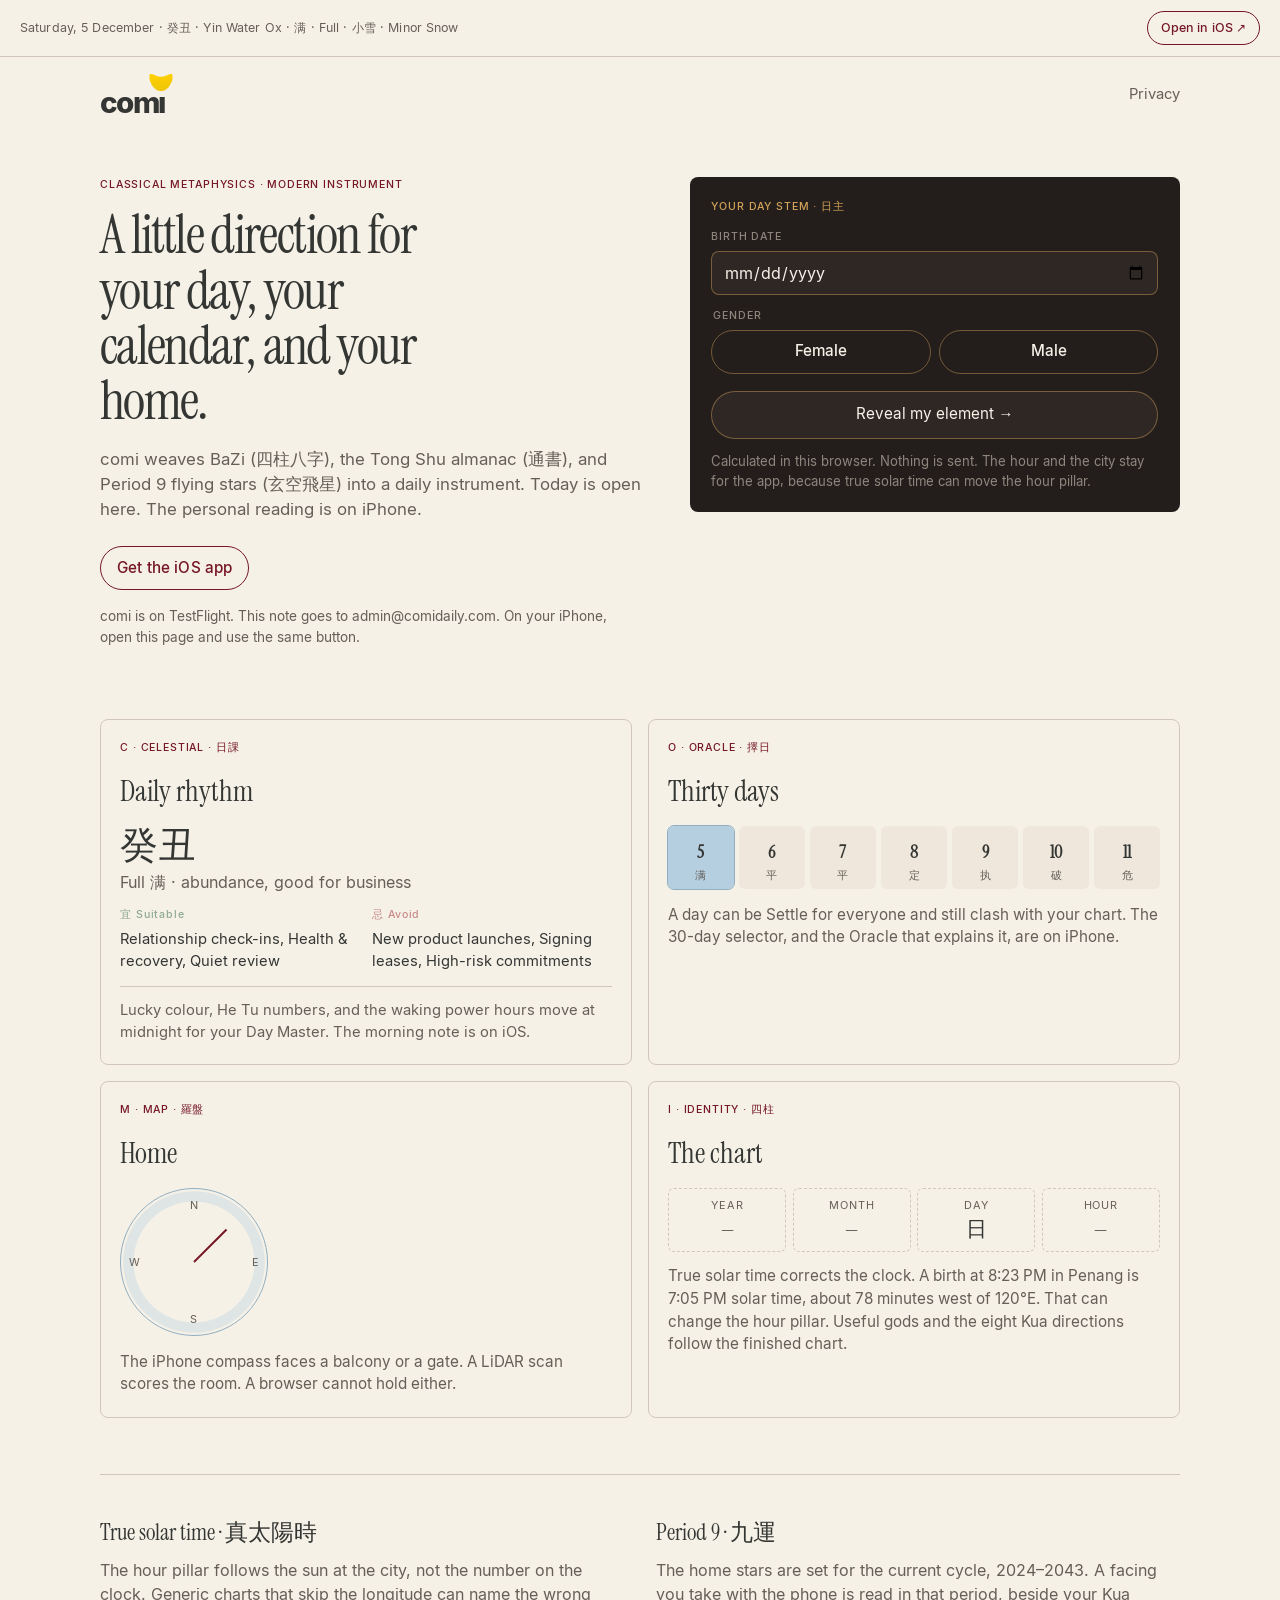
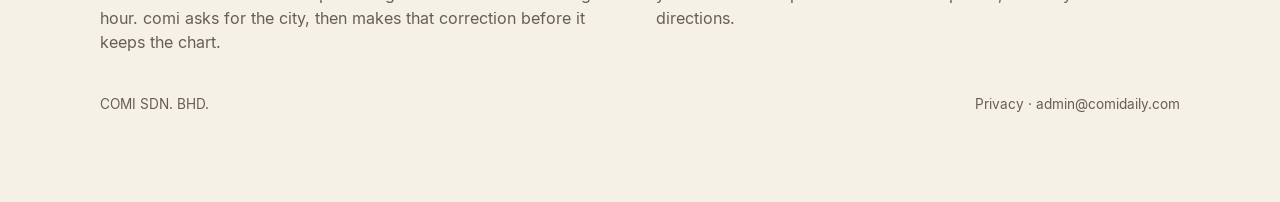
<file: index.html>
<!DOCTYPE html>
<html lang="en">
<head>
  <meta charset="utf-8">
  <meta name="viewport" content="width=device-width, initial-scale=1">
  <title>comi — Today’s Tong Shu</title>
  <meta name="description" content="Today’s Tong Shu for Malaysia and Singapore, from midnight GMT+8. The day pillar, officer, and solar term are open. A birth date shows your Day Master and Kua in the browser.">
  <link rel="canonical" href="https://comidaily.com/">
  <link rel="alternate" type="text/plain" href="/llms.txt" title="LLM-readable summary">
  <link rel="sitemap" type="application/xml" title="Sitemap" href="/sitemap.xml">
  <meta name="robots" content="index, follow, max-image-preview:large, max-snippet:-1">
  <meta name="googlebot" content="index, follow, max-image-preview:large, max-snippet:-1">
  <meta name="author" content="COMI SDN. BHD.">
  <meta name="theme-color" content="#F5F1E7">
  <meta name="color-scheme" content="light">
  <meta name="application-name" content="comi">
  <meta name="apple-mobile-web-app-title" content="comi">
  <meta name="apple-mobile-web-app-capable" content="yes">
  <meta name="apple-mobile-web-app-status-bar-style" content="default">
  <link rel="icon" href="/favicon.ico" sizes="32x32">
  <link rel="icon" href="/favicon-32.png" type="image/png" sizes="32x32">
  <link rel="icon" href="/favicon-16.png" type="image/png" sizes="16x16">
  <link rel="apple-touch-icon" href="/apple-touch-icon.png">
  <link rel="manifest" href="/site.webmanifest">
  <meta property="og:site_name" content="comi">
  <meta property="og:type" content="website">
  <meta property="og:locale" content="en_MY">
  <meta property="og:locale:alternate" content="en_SG">
  <meta property="og:url" content="https://comidaily.com/">
  <meta property="og:title" content="A little direction for your day, your calendar, and your home.">
  <meta property="og:description" content="Today’s Tong Shu is open. A birth date and gender reveal your Day Master and Kua in the browser. The score, the planner, and the compass stay in the comi iOS app.">
  <meta property="og:image" content="https://comidaily.com/og.jpg">
  <meta property="og:image:type" content="image/jpeg">
  <meta property="og:image:width" content="1200">
  <meta property="og:image:height" content="630">
  <meta property="og:image:alt" content="comi, with a gold ingot on the i. This place. This person. This day. A morning reading on warm paper.">
  <meta name="twitter:card" content="summary_large_image">
  <meta name="twitter:title" content="A little direction for your day, your calendar, and your home.">
  <meta name="twitter:description" content="Today’s Tong Shu is open. A birth date and gender reveal your Day Master and Kua in the browser. The score, the planner, and the compass stay in the iOS app.">
  <meta name="twitter:image" content="https://comidaily.com/og.jpg">
  <meta name="twitter:image:alt" content="comi, with a gold ingot on the i. This place. This person. This day.">
  <link rel="preload" href="fonts/InstrumentSerif-Regular.woff2" as="font" type="font/woff2" crossorigin>
  <link rel="preload" href="fonts/Inter-ExtraBold.woff2" as="font" type="font/woff2" crossorigin>
  <link rel="preload" href="ingot.png" as="image">
  <link rel="stylesheet" href="styles.css">
  <link rel="stylesheet" href="home.css">
  <script type="application/ld+json">
  {
    "@context": "https://schema.org",
    "@graph": [
      {
        "@type": "Organization",
        "@id": "https://comidaily.com/#organization",
        "name": "COMI SDN. BHD.",
        "url": "https://comidaily.com/",
        "email": "admin@comidaily.com",
        "logo": {
          "@type": "ImageObject",
          "url": "https://comidaily.com/apple-touch-icon.png",
          "width": 180,
          "height": 180
        }
      },
      {
        "@type": "WebSite",
        "@id": "https://comidaily.com/#website",
        "url": "https://comidaily.com/",
        "name": "comi",
        "description": "Today’s Tong Shu for Malaysia and Singapore, and a Day Master and Kua number from a birth date.",
        "publisher": { "@id": "https://comidaily.com/#organization" },
        "inLanguage": "en"
      },
      {
        "@type": "WebPage",
        "@id": "https://comidaily.com/#webpage",
        "url": "https://comidaily.com/",
        "name": "comi — Today’s Tong Shu",
        "description": "The day pillar, the officer, and the solar term for Malaysia and Singapore. A birth date and gender reveal the Day Master and Kua number in the browser.",
        "isPartOf": { "@id": "https://comidaily.com/#website" },
        "about": { "@id": "https://comidaily.com/#app" },
        "publisher": { "@id": "https://comidaily.com/#organization" },
        "inLanguage": "en",
        "primaryImageOfPage": {
          "@type": "ImageObject",
          "url": "https://comidaily.com/og.jpg",
          "width": 1200,
          "height": 630
        },
        "dateModified": "2026-10-20"
      },
      {
        "@type": "SoftwareApplication",
        "@id": "https://comidaily.com/#app",
        "name": "comi",
        "applicationCategory": "LifestyleApplication",
        "operatingSystem": "iOS",
        "url": "https://comidaily.com/",
        "description": "A daily instrument for BaZi, the Tong Shu, and Period 9 flying stars. The public page shows today’s pillar, officer, and solar term. The personal score, the 30-day planner, the compass, and a LiDAR scan are in the iOS app.",
        "publisher": { "@id": "https://comidaily.com/#organization" },
        "image": "https://comidaily.com/og.jpg",
        "countriesSupported": ["MY", "SG"],
        "featureList": [
          "Today’s Tong Shu pillar, officer, and solar term for Malaysia and Singapore",
          "Day Master and Kua number from a birth date and gender, calculated in the browser",
          "iOS app for the personal score, lucky colour, 30-day planner, compass, and LiDAR scan"
        ]
      }
    ]
  }
  </script>
</head>
<body class="home">
  <div class="ticker">
    <p id="ticker-line">Reading today’s almanac…</p>
    <a data-app href="#get">Open in iOS ↗</a>
  </div>

  <header class="topbar">
    <a class="wordmark" href="/" aria-label="comi">com<span class="stem">ı<img src="ingot.png" width="278" height="207" alt=""></span></a>
    <a class="quiet" href="privacy.html">Privacy</a>
  </header>

  <main class="wrap">
    <section class="split">
      <div>
        <p class="eyebrow">Classical metaphysics · modern instrument</p>
        <h1>A little direction for your day, your calendar, and your home.</h1>
        <p class="sub">comi weaves BaZi (四柱八字), the Tong Shu almanac (通書), and Period 9 flying stars (玄空飛星) into a daily instrument. Today is open here. The personal reading is on iPhone.</p>
        <p><a class="wine-btn" data-app href="#get">Get the iOS app</a></p>
        <p class="invite">comi is on TestFlight. This note goes to admin@comidaily.com. On your iPhone, open this page and use the same button.</p>
      </div>

      <section class="card" aria-labelledby="taste-title">
        <p class="eyebrow" id="taste-title">Your day stem · 日主</p>
        <form id="chart-form">
          <label>
            <span>Birth date</span>
            <input id="birth-date" name="date" type="date" required min="1900-01-01" autocomplete="bday">
          </label>
          <fieldset class="genders">
            <legend>Gender</legend>
            <label><input type="radio" name="gender" value="female" required><span>Female</span></label>
            <label><input type="radio" name="gender" value="male"><span>Male</span></label>
          </fieldset>
          <button class="gold-btn" type="submit">Reveal my element →</button>
          <p class="form-note" id="form-note">Calculated in this browser. Nothing is sent. The hour and the city stay for the app, because true solar time can move the hour pillar.</p>
        </form>
        <div class="result" id="result" hidden>
          <p id="stem"></p>
          <p class="stem-name" id="stem-name"></p>
          <p class="kua-line">Kua <strong id="kua"></strong></p>
          <p class="dir-line" id="direction"></p>
          <ul class="locks">
            <li><span>Today</span><span class="veil">?? / 100</span></li>
            <li><span>Colour · He Tu</span><span class="veil">— · —</span></li>
            <li><span>Next 30 days</span><span class="veil">Open · Steady</span></li>
          </ul>
          <p class="fine">Your hour and your city decide the rest of the four pillars. Today’s score, the lucky colour, and the planner are read against that chart.</p>
          <a class="gold-btn" data-app href="#get">Unlock your full reading and 30-day planner in the comi iOS app →</a>
        </div>
      </section>
    </section>

    <section class="pillars" aria-label="The four parts of comi">
      <article class="pillar">
        <p class="eyebrow">C · Celestial · 日課</p>
        <h2>Daily rhythm</h2>
        <p class="day-pillar" id="celestial-pillar">—</p>
        <p class="officer" id="celestial-officer"></p>
        <div class="cols">
          <div class="yes">
            <h3>宜 Suitable</h3>
            <p id="suitable"></p>
          </div>
          <div class="no">
            <h3>忌 Avoid</h3>
            <p id="avoid"></p>
          </div>
        </div>
        <p class="colour-lock">Lucky colour, He Tu numbers, and the waking power hours move at midnight for your Day Master. The morning note is on iOS.</p>
      </article>

      <article class="pillar">
        <p class="eyebrow">O · Oracle · 擇日</p>
        <h2>Thirty days</h2>
        <ol class="week" id="week"></ol>
        <p class="pull">A day can be Settle for everyone and still clash with your chart. The 30-day selector, and the Oracle that explains it, are on iPhone.</p>
      </article>

      <article class="pillar">
        <p class="eyebrow">M · Map · 羅盤</p>
        <h2>Home</h2>
        <div class="luopan" aria-hidden="true">
          <span class="n">N</span>
          <span class="e">E</span>
          <span class="s">S</span>
          <span class="w">W</span>
          <i class="needle"></i>
        </div>
        <p class="pull">The iPhone compass faces a balcony or a gate. A LiDAR scan scores the room. A browser cannot hold either.</p>
      </article>

      <article class="pillar">
        <p class="eyebrow">I · Identity · 四柱</p>
        <h2>The chart</h2>
        <div class="slots" aria-hidden="true">
          <div>Year<strong>—</strong></div>
          <div>Month<strong>—</strong></div>
          <div>Day<strong id="slot-day">日</strong></div>
          <div>Hour<strong>—</strong></div>
        </div>
        <p class="pull">True solar time corrects the clock. A birth at 8:23 PM in Penang is 7:05 PM solar time, about 78 minutes west of 120°E. That can change the hour pillar. Useful gods and the eight Kua directions follow the finished chart.</p>
      </article>
    </section>

    <section class="notes" id="get">
      <article>
        <h2>True solar time · 真太陽時</h2>
        <p>The hour pillar follows the sun at the city, not the number on the clock. Generic charts that skip the longitude can name the wrong hour. comi asks for the city, then makes that correction before it keeps the chart.</p>
      </article>
      <article>
        <h2>Period 9 · 九運</h2>
        <p>The home stars are set for the current cycle, 2024–2043. A facing you take with the phone is read in that period, beside your Kua directions.</p>
      </article>
    </section>
  </main>

  <footer>
    <p>COMI SDN. BHD.</p>
    <p><a href="privacy.html">Privacy</a> · <a href="mailto:admin@comidaily.com">admin@comidaily.com</a></p>
  </footer>

  <div class="smart">
    <p><strong>comi</strong> Chart, planner, compass</p>
    <a data-app href="#get">Get the app</a>
  </div>

  <script type="module">
    import { dailyAlmanac, gmt8Civil, readChart } from "./reading.js";

    const APP_HREF = "mailto:admin@comidaily.com?subject=comi%20for%20iPhone";
    document.querySelectorAll("[data-app]").forEach((link) => {
      link.href = APP_HREF;
    });

    const ticker = document.querySelector("#ticker-line");
    const pillar = document.querySelector("#celestial-pillar");
    const officer = document.querySelector("#celestial-officer");
    const suitable = document.querySelector("#suitable");
    const avoid = document.querySelector("#avoid");
    const week = document.querySelector("#week");
    const birth = document.querySelector("#birth-date");
    const slot = document.querySelector("#slot-day");

    function paint(now) {
      const civil = gmt8Civil(now);
      const today = dailyAlmanac(civil.year, civil.month, civil.day);
      const term = today.solarTermEnglish
        ? `${today.solarTerm} · ${today.solarTermEnglish}`
        : today.solarTerm;
      ticker.textContent = `${today.weekday}, ${today.solar} · ${today.pillar} · ${today.polarity} ${today.element} ${today.animal} · ${today.officerChinese} · ${today.officer} · ${term}`;
      pillar.textContent = today.pillar;
      officer.textContent = today.officerLine;
      suitable.textContent = today.suitable.join(", ");
      avoid.textContent = today.avoid.join(", ");
      birth.max = `${civil.year}-${String(civil.month).padStart(2, "0")}-${String(civil.day).padStart(2, "0")}`;

      week.replaceChildren();
      const start = Date.UTC(civil.year, civil.month - 1, civil.day);
      for (let i = 0; i < 7; i += 1) {
        const date = new Date(start + i * 86_400_000);
        const almanac = dailyAlmanac(
          date.getUTCFullYear(),
          date.getUTCMonth() + 1,
          date.getUTCDate(),
        );
        const item = document.createElement("li");
        if (i === 0) item.className = "today";
        const number = document.createElement("span");
        number.className = "num";
        number.textContent = String(date.getUTCDate());
        const name = document.createElement("span");
        name.className = "off";
        name.textContent = almanac.officerChinese;
        item.append(number, name);
        item.setAttribute("aria-label", `${almanac.weekday} ${almanac.solar}, ${almanac.officer}`);
        week.append(item);
      }
    }

    paint(new Date());

    document.querySelector("#chart-form").addEventListener("submit", (event) => {
      event.preventDefault();
      const note = document.querySelector("#form-note");
      const value = birth.value;
      const gender = new FormData(event.currentTarget).get("gender");
      if (!value || (gender !== "male" && gender !== "female")) {
        note.textContent = "Add a birth date and gender.";
        return;
      }
      const [year, month, day] = value.split("-").map(Number);
      if (year < 1900) {
        note.textContent = "comi starts from 1900.";
        return;
      }
      const chart = readChart(year, month, day, gender);
      document.querySelector("#stem").textContent = chart.stem;
      document.querySelector("#stem-name").textContent = `${chart.polarity} ${chart.element}`;
      document.querySelector("#kua").textContent = String(chart.kua);
      document.querySelector("#direction").textContent = `${chart.shengQiSpoken} · Prosperity 生氣`;
      slot.textContent = chart.stem + chart.branch;
      document.querySelector("#result").hidden = false;
      note.textContent = "Calculated in this browser. Nothing is sent. The hour and the city stay for the app, because true solar time can move the hour pillar.";
    });
  </script>
</body>
</html>
</file>
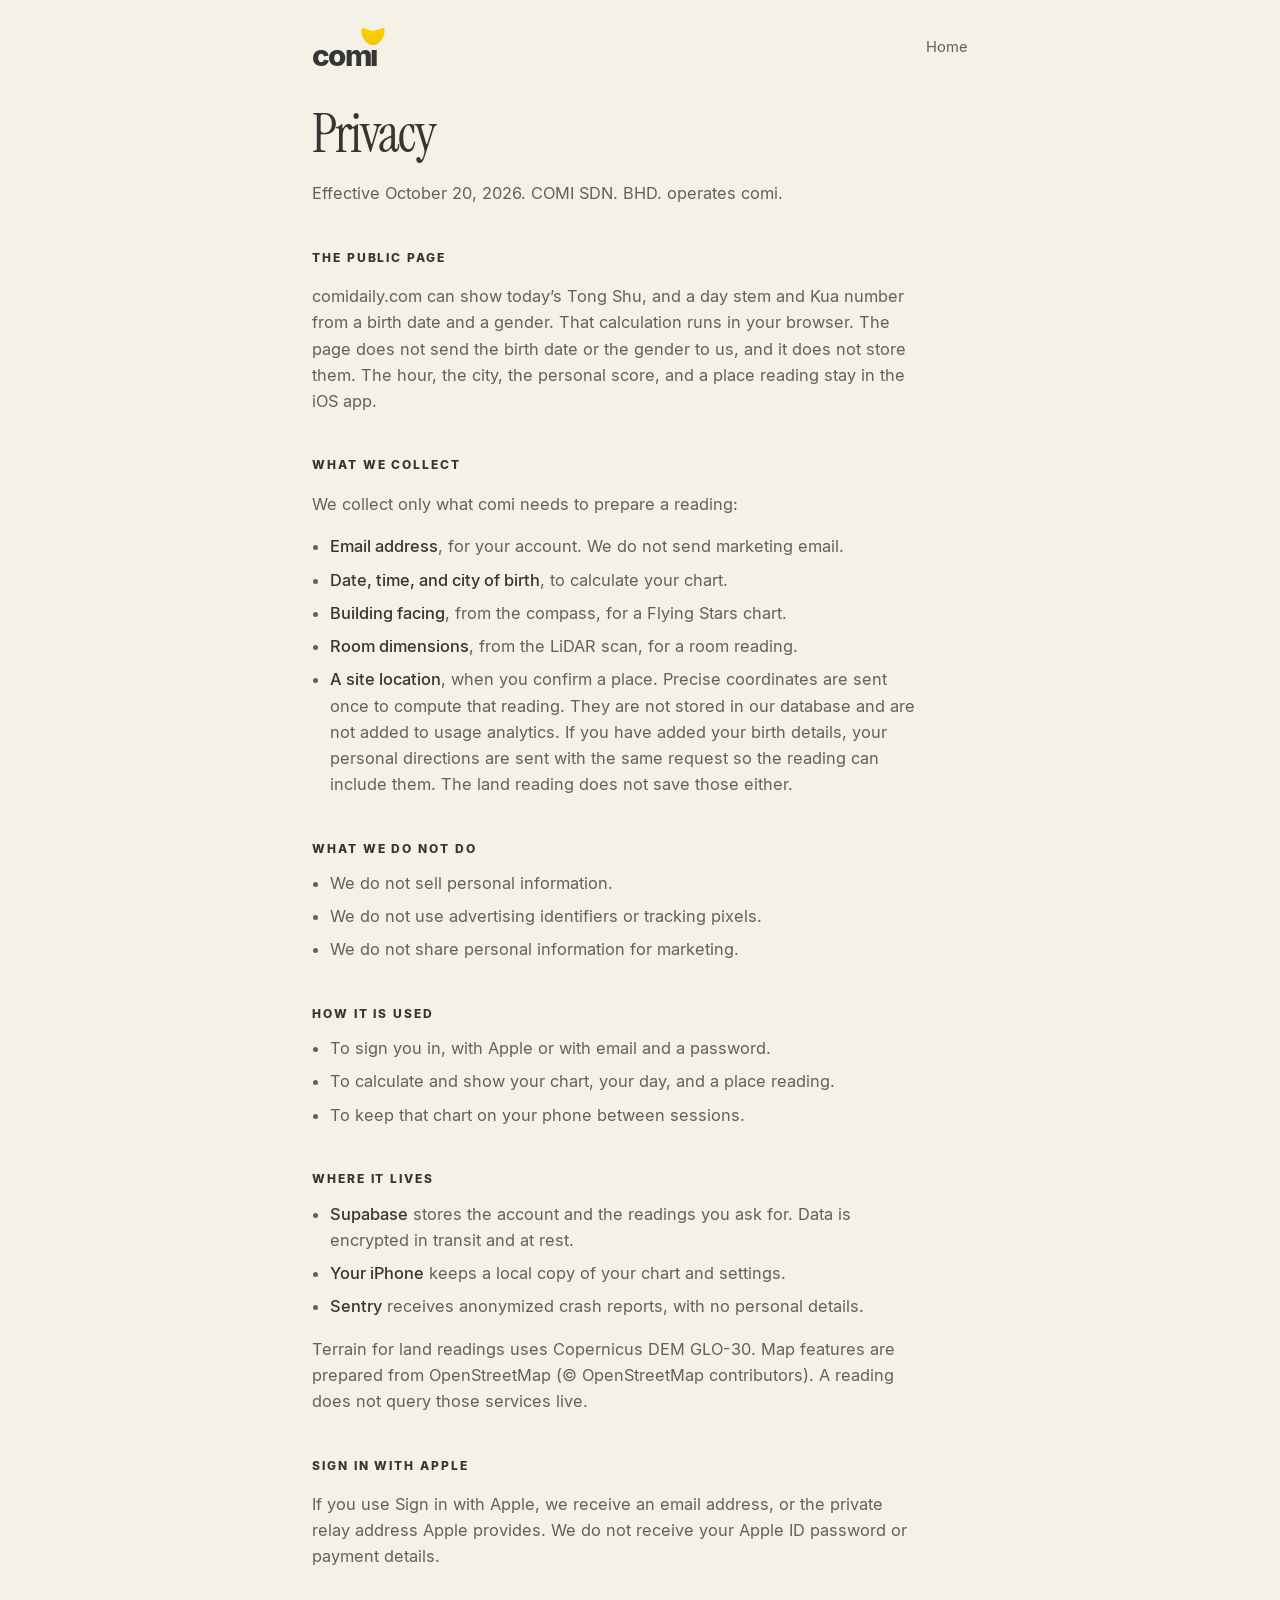
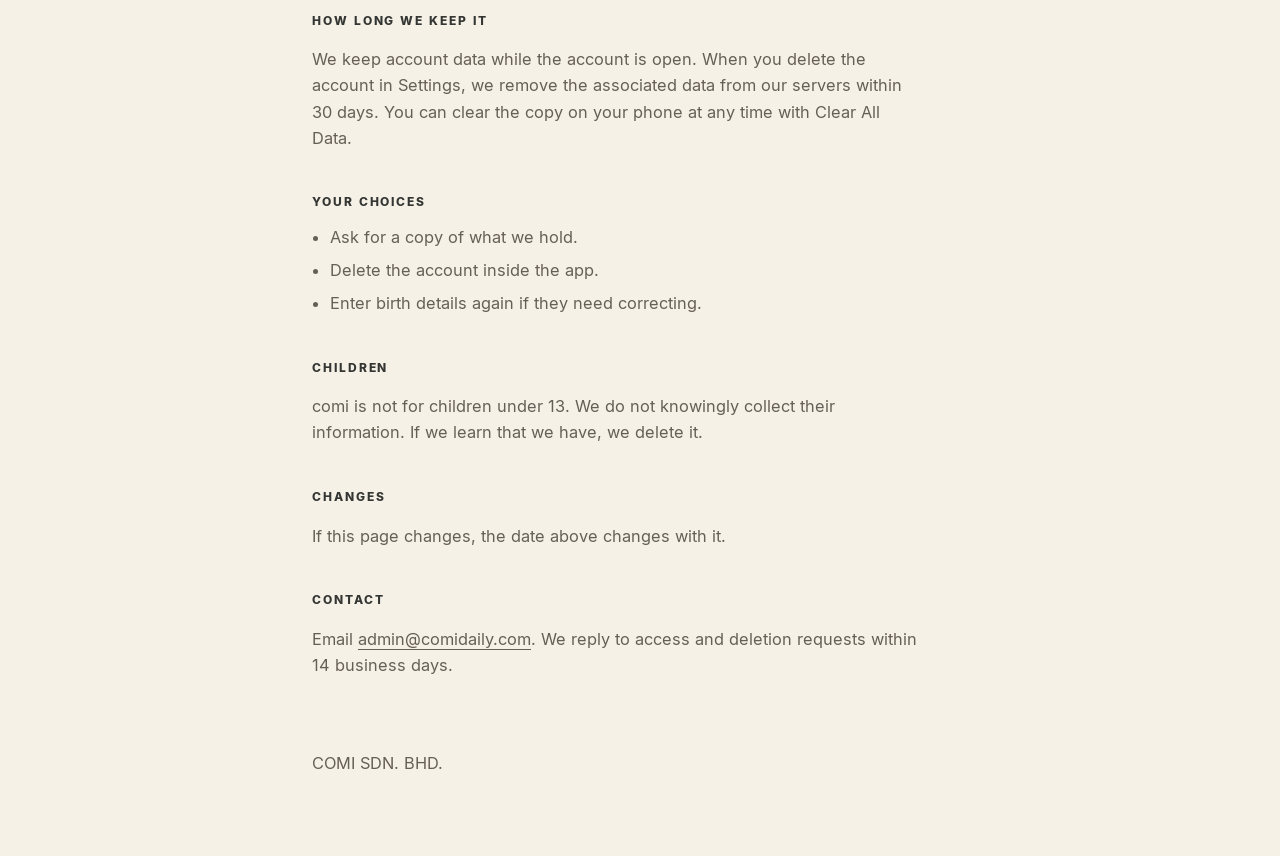
<file: privacy.html>
<!DOCTYPE html>
<html lang="en">
<head>
  <meta charset="utf-8">
  <meta name="viewport" content="width=device-width, initial-scale=1">
  <title>Privacy — comi</title>
  <meta name="description" content="How COMI SDN. BHD. handles personal information in comi. The public page calculates a day stem in the browser. The app keeps the chart.">
  <link rel="canonical" href="https://comidaily.com/privacy.html">
  <link rel="alternate" type="text/plain" href="/llms.txt" title="LLM-readable summary">
  <meta name="robots" content="index, follow, max-image-preview:large">
  <meta name="author" content="COMI SDN. BHD.">
  <meta name="theme-color" content="#F5F1E7">
  <meta name="color-scheme" content="light">
  <meta name="apple-mobile-web-app-title" content="comi">
  <link rel="icon" href="/favicon.ico" sizes="32x32">
  <link rel="icon" href="/favicon-32.png" type="image/png" sizes="32x32">
  <link rel="icon" href="/favicon-16.png" type="image/png" sizes="16x16">
  <link rel="apple-touch-icon" href="/apple-touch-icon.png">
  <link rel="manifest" href="/site.webmanifest">
  <meta property="og:site_name" content="comi">
  <meta property="og:type" content="article">
  <meta property="og:locale" content="en_MY">
  <meta property="og:locale:alternate" content="en_SG">
  <meta property="og:url" content="https://comidaily.com/privacy.html">
  <meta property="og:title" content="Privacy — comi">
  <meta property="og:description" content="How COMI SDN. BHD. handles personal information in comi. The public page does not send a birth date.">
  <meta property="og:image" content="https://comidaily.com/og.jpg">
  <meta property="og:image:type" content="image/jpeg">
  <meta property="og:image:width" content="1200">
  <meta property="og:image:height" content="630">
  <meta property="og:image:alt" content="comi, with a gold ingot on the i. This place. This person. This day. A morning reading on warm paper.">
  <meta name="twitter:card" content="summary_large_image">
  <meta name="twitter:title" content="Privacy — comi">
  <meta name="twitter:description" content="How COMI SDN. BHD. handles personal information in comi. The public page does not send a birth date.">
  <meta name="twitter:image" content="https://comidaily.com/og.jpg">
  <meta name="twitter:image:alt" content="comi, with a gold ingot on the i. This place. This person. This day.">
  <link rel="preload" href="fonts/Inter-ExtraBold.woff2" as="font" type="font/woff2" crossorigin>
  <link rel="preload" href="ingot.png" as="image">
  <link rel="stylesheet" href="styles.css">
  <script type="application/ld+json">
  {
    "@context": "https://schema.org",
    "@type": "WebPage",
    "name": "Privacy — comi",
    "url": "https://comidaily.com/privacy.html",
    "description": "How COMI SDN. BHD. handles personal information in comi.",
    "isPartOf": { "@id": "https://comidaily.com/#website" },
    "about": { "@id": "https://comidaily.com/#organization" },
    "inLanguage": "en",
    "dateModified": "2026-10-20",
    "primaryImageOfPage": {
      "@type": "ImageObject",
      "url": "https://comidaily.com/og.jpg"
    }
  }
  </script>
</head>
<body>
  <div class="frame policy">
    <header class="top">
      <a class="wordmark" href="/" aria-label="comi">com<span class="stem">ı<img src="ingot.png" width="278" height="207" alt=""></span></a>
      <a class="quiet" href="/">Home</a>
    </header>
    <main class="wrap-copy">
    <h1>Privacy</h1>
    <p class="dated">Effective October 20, 2026. COMI SDN. BHD. operates comi.</p>

    <h2>The public page</h2>
    <p>comidaily.com can show today’s Tong Shu, and a day stem and Kua number from a birth date and a gender. That calculation runs in your browser. The page does not send the birth date or the gender to us, and it does not store them. The hour, the city, the personal score, and a place reading stay in the iOS app.</p>

    <h2>What we collect</h2>
    <p>We collect only what comi needs to prepare a reading:</p>
    <ul>
      <li><strong>Email address</strong>, for your account. We do not send marketing email.</li>
      <li><strong>Date, time, and city of birth</strong>, to calculate your chart.</li>
      <li><strong>Building facing</strong>, from the compass, for a Flying Stars chart.</li>
      <li><strong>Room dimensions</strong>, from the LiDAR scan, for a room reading.</li>
      <li><strong>A site location</strong>, when you confirm a place. Precise coordinates are sent once to compute that reading. They are not stored in our database and are not added to usage analytics. If you have added your birth details, your personal directions are sent with the same request so the reading can include them. The land reading does not save those either.</li>
    </ul>

    <h2>What we do not do</h2>
    <ul>
      <li>We do not sell personal information.</li>
      <li>We do not use advertising identifiers or tracking pixels.</li>
      <li>We do not share personal information for marketing.</li>
    </ul>

    <h2>How it is used</h2>
    <ul>
      <li>To sign you in, with Apple or with email and a password.</li>
      <li>To calculate and show your chart, your day, and a place reading.</li>
      <li>To keep that chart on your phone between sessions.</li>
    </ul>

    <h2>Where it lives</h2>
    <ul>
      <li><strong>Supabase</strong> stores the account and the readings you ask for. Data is encrypted in transit and at rest.</li>
      <li><strong>Your iPhone</strong> keeps a local copy of your chart and settings.</li>
      <li><strong>Sentry</strong> receives anonymized crash reports, with no personal details.</li>
    </ul>
    <p>Terrain for land readings uses Copernicus DEM GLO-30. Map features are prepared from OpenStreetMap (© OpenStreetMap contributors). A reading does not query those services live.</p>

    <h2>Sign in with Apple</h2>
    <p>If you use Sign in with Apple, we receive an email address, or the private relay address Apple provides. We do not receive your Apple ID password or payment details.</p>

    <h2>How long we keep it</h2>
    <p>We keep account data while the account is open. When you delete the account in Settings, we remove the associated data from our servers within 30 days. You can clear the copy on your phone at any time with Clear All Data.</p>

    <h2>Your choices</h2>
    <ul>
      <li>Ask for a copy of what we hold.</li>
      <li>Delete the account inside the app.</li>
      <li>Enter birth details again if they need correcting.</li>
    </ul>

    <h2>Children</h2>
    <p>comi is not for children under 13. We do not knowingly collect their information. If we learn that we have, we delete it.</p>

    <h2>Changes</h2>
    <p>If this page changes, the date above changes with it.</p>

    <h2>Contact</h2>
    <p>Email <a href="mailto:admin@comidaily.com">admin@comidaily.com</a>. We reply to access and deletion requests within 14 business days.</p>

    </main>
    <footer>
      <p>COMI SDN. BHD.</p>
    </footer>
  </div>
</body>
</html>
</file>
<file: styles.css>
@font-face {
  font-family: "Inter";
  src: url("fonts/Inter-Regular.woff2") format("woff2");
  font-weight: 400;
  font-style: normal;
  font-display: swap;
}

@font-face {
  font-family: "Inter";
  src: url("fonts/Inter-Medium.woff2") format("woff2");
  font-weight: 500;
  font-style: normal;
  font-display: swap;
}

@font-face {
  font-family: "Inter";
  src: url("fonts/Inter-ExtraBold.woff2") format("woff2");
  font-weight: 800;
  font-style: normal;
  font-display: swap;
}

@font-face {
  font-family: "Instrument Serif";
  src: url("fonts/InstrumentSerif-Regular.woff2") format("woff2");
  font-weight: 400;
  font-style: normal;
  font-display: swap;
}

@font-face {
  font-family: "Instrument Serif";
  src: url("fonts/InstrumentSerif-Italic.woff2") format("woff2");
  font-weight: 400;
  font-style: italic;
  font-display: swap;
}

:root {
  --bg: #f5f1e7;
  --ink: #343633;
  --muted: #665f58;
  --wine: #761725;
  --ingot: #fa9208;
  --line: #d2c7bb;
  --serif: "Instrument Serif", Palatino, "Iowan Old Style", Georgia, serif;
  --sans: "Inter", "Avenir Next", "Segoe UI", Helvetica, Arial, sans-serif;
}

* {
  box-sizing: border-box;
}

html {
  background: var(--bg);
}

body {
  margin: 0;
  min-height: 100vh;
  background: var(--bg);
  color: var(--ink);
  font-family: var(--sans);
  font-weight: 400;
  line-height: 1.6;
  -webkit-font-smoothing: antialiased;
}

a {
  color: inherit;
  text-underline-offset: 0.22em;
}

a:hover {
  color: var(--wine);
}

.frame {
  max-width: 44rem;
  margin: 0 auto;
  padding: 1.75rem 1.5rem 5rem;
}

.top {
  display: flex;
  align-items: center;
  justify-content: space-between;
  padding-bottom: 1.25rem;
}

.wordmark {
  display: inline-flex;
  align-items: flex-end;
  padding-top: 0.55em;
  color: var(--ink);
  font-family: var(--sans);
  font-size: 1.85rem;
  font-weight: 800;
  letter-spacing: -0.055em;
  line-height: 0.8;
  text-decoration: none;
}

.wordmark:hover {
  color: var(--ink);
}

.stem {
  position: relative;
  display: inline-block;
}

.stem img {
  position: absolute;
  left: 46%;
  bottom: 0.78em;
  width: 0.78em;
  height: auto;
  transform: translateX(-50%);
  pointer-events: none;
}

.mark {
  margin: 0;
  font-size: 0.95rem;
  font-weight: 500;
  letter-spacing: 0.22em;
  text-decoration: none;
}

.top a.quiet {
  color: var(--muted);
  font-size: 0.92rem;
  text-decoration: none;
}

.top a.quiet:hover {
  color: var(--ink);
}

.hero {
  padding: 18vh 0 6rem;
}

h1 {
  margin: 1.25rem 0 1.5rem;
  max-width: 12ch;
  font-family: var(--serif);
  font-size: clamp(3.1rem, 8vw, 5.25rem);
  font-weight: 400;
  letter-spacing: -0.035em;
  line-height: 0.96;
}

.eyebrow {
  margin: 0;
  color: var(--wine);
  font-size: 0.75rem;
  font-weight: 600;
  letter-spacing: 0.18em;
  text-transform: uppercase;
}

.lede {
  max-width: 36rem;
  margin: 0;
  color: var(--muted);
  font-size: 1.2rem;
  line-height: 1.55;
}

.aims {
  margin: 0;
  padding: 0;
  list-style: none;
  border-top: 1px solid var(--line);
}

.aims li {
  display: grid;
  grid-template-columns: 3.5rem 1fr;
  gap: 0.5rem 1.25rem;
  padding: 2.75rem 0;
  border-bottom: 1px solid var(--line);
}

.num {
  margin: 0.35rem 0 0;
  color: var(--wine);
  font-size: 0.8rem;
  font-weight: 600;
  letter-spacing: 0.14em;
}

.aims h2 {
  margin: 0 0 0.65rem;
  font-family: var(--serif);
  font-size: 1.85rem;
  font-weight: 400;
  letter-spacing: -0.02em;
}

.aims p {
  margin: 0;
  max-width: 38rem;
  color: var(--muted);
  font-size: 1.05rem;
}

.close {
  padding-top: 4.5rem;
}

.close p {
  margin: 0 0 0.85rem;
  font-family: var(--serif);
  font-size: 1.65rem;
  line-height: 1.35;
  letter-spacing: -0.02em;
}

.mail {
  color: var(--ink);
}

footer {
  margin-top: 4.5rem;
  color: var(--muted);
  font-size: 0.85rem;
}

footer p {
  margin: 0;
}

@media (max-width: 640px) {
  .hero {
    padding: 12vh 0 4rem;
  }

  .aims li {
    grid-template-columns: 1fr;
    gap: 0.35rem;
  }
}

.policy h1 {
  max-width: none;
  font-size: clamp(2.4rem, 6vw, 3.4rem);
}

.policy .dated {
  margin: -0.25rem 0 0;
  color: var(--muted);
}

.policy h2 {
  margin: 2.6rem 0 0.75rem;
  font-family: var(--sans);
  font-size: 0.75rem;
  font-weight: 600;
  letter-spacing: 0.16em;
  text-transform: uppercase;
}

.policy p,
.policy li {
  color: var(--muted);
  font-size: 1.02rem;
}

.policy .wrap-copy {
  max-width: 38rem;
}

.policy ul {
  margin: 0;
  padding-left: 1.15rem;
}

.policy li + li {
  margin-top: 0.45rem;
}

.policy strong {
  color: var(--ink);
  font-weight: 500;
}
</file>
<file: home.css>
body.home {
  --paper: #f5f1e7;
  --sand: #e7d9ce;
  --espresso: #231e1c;
  --gold: #d4a359;
  --gold-soft: #e8c98b;
  --sky: #b5cfe1;
  --sky-line: #91afc3;
  --sage: #8fa890;
  --rose: #c88a88;
  --stone: #8e857d;
  font-family: var(--sans);
  font-size: 16px;
  line-height: 1.5;
  background: var(--paper);
}

body.home a:hover {
  color: inherit;
}

.ticker {
  display: flex;
  align-items: center;
  justify-content: space-between;
  gap: 1rem;
  padding: 0.7rem 1.25rem;
  border-bottom: 1px solid var(--line);
  background: var(--paper);
}

.ticker p {
  margin: 0;
  color: var(--muted);
  font-size: 0.78rem;
  letter-spacing: 0.01em;
}

.ticker a,
.wine-btn,
.gold-btn,
.smart a {
  text-decoration: none;
}

.ticker a,
.wine-btn {
  flex: none;
  border: 1px solid var(--wine);
  border-radius: 999px;
  color: var(--wine);
  font-size: 0.78rem;
  font-weight: 500;
  letter-spacing: 0.01em;
  padding: 0.4rem 0.8rem;
}

.wine-btn {
  display: inline-flex;
  align-items: center;
  min-height: 44px;
  padding: 0.55rem 1rem;
  font-size: 0.95rem;
}

.topbar,
.wrap {
  width: min(1080px, calc(100% - 2.5rem));
  margin: 0 auto;
}

.topbar {
  display: flex;
  align-items: center;
  justify-content: space-between;
  padding: 1.1rem 0 0.4rem;
}

.topbar .quiet {
  color: var(--muted);
  font-size: 0.92rem;
  text-decoration: none;
}

.split {
  display: grid;
  grid-template-columns: 1.05fr 0.95fr;
  gap: 3rem;
  align-items: start;
  padding: 3.5rem 0 4.5rem;
}

.eyebrow {
  margin: 0 0 0.9rem;
  color: var(--wine);
  font-size: 0.66rem;
  font-weight: 500;
  letter-spacing: 0.08em;
  text-transform: uppercase;
}

body.home h1 {
  max-width: 16ch;
  margin: 0 0 1.1rem;
  font-family: "Instrument Serif", "Iowan Old Style", Palatino, "Songti SC", serif;
  font-size: clamp(2.5rem, 5vw, 3.4rem);
  font-weight: 400;
  letter-spacing: -0.03em;
  line-height: 1.02;
}

.sub {
  max-width: 38rem;
  margin: 0 0 1.5rem;
  color: var(--muted);
  font-size: 1.05rem;
}

.invite {
  margin: 0.75rem 0 0;
  color: var(--muted);
  font-size: 0.85rem;
}

.card {
  background: var(--espresso);
  color: var(--paper);
  border-radius: 8px;
  padding: 1.4rem 1.35rem 1.3rem;
}

.card .eyebrow {
  color: var(--gold);
}

.card form {
  display: grid;
  gap: 0.85rem;
}

.card label span,
.card legend {
  display: block;
  margin-bottom: 0.35rem;
  color: var(--stone);
  font-size: 0.66rem;
  font-weight: 500;
  letter-spacing: 0.08em;
  text-transform: uppercase;
}

.card input[type="date"] {
  width: 100%;
  min-height: 44px;
  border: 1px solid rgba(212, 163, 89, 0.45);
  border-radius: 8px;
  background: #2e2724;
  color: var(--paper);
  font: inherit;
  padding: 0.4rem 0.7rem;
}

.genders {
  border: 0;
  margin: 0;
  padding: 0;
  display: flex;
  gap: 0.5rem;
}

.genders label {
  flex: 1;
}

.genders input {
  position: absolute;
  opacity: 0;
}

.card .genders span {
  display: flex;
  align-items: center;
  justify-content: center;
  min-height: 44px;
  margin: 0;
  border: 1px solid rgba(212, 163, 89, 0.45);
  border-radius: 999px;
  color: var(--paper);
  letter-spacing: 0;
  text-transform: none;
  font-size: 0.95rem;
}

.genders input:checked + span,
.genders input:focus-visible + span {
  background: rgba(212, 163, 89, 0.16);
  border-color: var(--gold);
}

.gold-btn {
  display: flex;
  align-items: center;
  justify-content: center;
  width: 100%;
  min-height: 48px;
  margin-top: 0.2rem;
  border: 1px solid rgba(212, 163, 89, 0.45);
  border-radius: 999px;
  background: #2e2724;
  color: var(--paper);
  padding: 0.7rem 1rem;
  font: inherit;
  font-size: 0.95rem;
  line-height: 1.35;
  text-align: center;
  cursor: pointer;
}

.form-note,
.fine {
  margin: 0;
  color: var(--stone);
  font-size: 0.82rem;
}

.result {
  margin-top: 1.15rem;
  padding-top: 1rem;
  border-top: 1px solid #3a3330;
}

#stem {
  margin: 0;
  color: var(--gold);
  font-family: "Instrument Serif", "Songti SC", serif;
  font-size: 4rem;
  line-height: 0.9;
}

.stem-name {
  margin: 0.25rem 0 0.9rem;
  letter-spacing: 0.08em;
  text-transform: uppercase;
  font-size: 0.72rem;
}

.kua-line,
.dir-line {
  margin: 0.15rem 0;
}

.kua-line strong,
.dir-line {
  font-family: "Instrument Serif", "Songti SC", serif;
  font-size: 1.35rem;
  font-weight: 400;
}

.locks {
  list-style: none;
  margin: 1rem 0 0.8rem;
  padding: 0;
  display: grid;
  gap: 0.45rem;
}

.locks li {
  display: flex;
  justify-content: space-between;
  gap: 1rem;
  color: var(--stone);
  font-size: 0.85rem;
}

.veil {
  color: var(--sky);
  filter: blur(4px);
  user-select: none;
}

.pillars {
  display: grid;
  grid-template-columns: 1fr 1fr;
  gap: 1rem;
  padding-bottom: 3.5rem;
}

.pillar {
  border: 1px solid var(--line);
  border-radius: 8px;
  padding: 1.25rem 1.2rem 1.3rem;
  min-height: 100%;
}

.pillar h2 {
  margin: 0 0 0.8rem;
  font-family: "Instrument Serif", Palatino, serif;
  font-size: 1.8rem;
  font-weight: 400;
}

.day-pillar {
  margin: 0;
  font-family: "Instrument Serif", "Songti SC", serif;
  font-size: 2.4rem;
  line-height: 1;
}

.officer {
  margin: 0.35rem 0 0.8rem;
  color: var(--muted);
}

.cols {
  display: grid;
  grid-template-columns: 1fr 1fr;
  gap: 0.8rem;
}

.cols h3 {
  margin: 0 0 0.3rem;
  font-size: 0.66rem;
  font-weight: 500;
  letter-spacing: 0.08em;
}

.cols .yes h3 { color: var(--sage); }
.cols .no h3 { color: var(--rose); }

.cols p {
  margin: 0;
  font-size: 0.92rem;
}

.colour-lock {
  margin: 0.9rem 0 0;
  padding-top: 0.75rem;
  border-top: 1px solid var(--line);
  color: var(--muted);
  font-size: 0.92rem;
}

.week {
  display: grid;
  grid-template-columns: repeat(7, 1fr);
  gap: 0.35rem;
  margin: 0 0 0.9rem;
  padding: 0;
  list-style: none;
}

.week li {
  background: rgba(231, 217, 206, 0.45);
  border-radius: 6px;
  text-align: center;
  padding: 0.45rem 0.1rem 0.4rem;
}

.week .num {
  display: block;
  font-family: "Instrument Serif", serif;
  font-size: 1.15rem;
  color: var(--ink);
  letter-spacing: 0;
}

.week .off {
  display: block;
  color: var(--muted);
  font-size: 0.68rem;
}

.week .today {
  background: var(--sky);
  outline: 1px solid var(--sky-line);
}

.luopan {
  width: 148px;
  height: 148px;
  margin: 0.2rem 0 0.9rem;
  border: 1px solid var(--sky-line);
  border-radius: 50%;
  position: relative;
  background:
    radial-gradient(circle, transparent 58%, rgba(181, 207, 225, 0.35) 59% 68%, transparent 69%),
    var(--paper);
}

.luopan span {
  position: absolute;
  color: var(--muted);
  font-size: 0.68rem;
  letter-spacing: 0.06em;
}

.luopan .n { top: 8px; left: 50%; transform: translateX(-50%); }
.luopan .e { right: 8px; top: 50%; transform: translateY(-50%); }
.luopan .s { bottom: 8px; left: 50%; transform: translateX(-50%); }
.luopan .w { left: 8px; top: 50%; transform: translateY(-50%); }

.needle {
  position: absolute;
  left: 50%;
  top: 50%;
  width: 2px;
  height: 46px;
  background: var(--wine);
  transform-origin: bottom center;
  transform: translate(-50%, -100%) rotate(45deg);
}

.slots {
  display: grid;
  grid-template-columns: repeat(4, 1fr);
  gap: 0.4rem;
  margin: 0 0 0.8rem;
}

.slots div {
  border: 1px dashed var(--line);
  border-radius: 6px;
  min-height: 64px;
  display: flex;
  flex-direction: column;
  align-items: center;
  justify-content: center;
  color: var(--muted);
  font-size: 0.68rem;
  letter-spacing: 0.08em;
  text-transform: uppercase;
}

.slots strong {
  font-family: "Instrument Serif", "Songti SC", serif;
  font-size: 1.3rem;
  font-weight: 400;
  letter-spacing: 0;
  text-transform: none;
  color: var(--ink);
}

.pull {
  margin: 0.8rem 0 0;
  color: var(--muted);
  font-size: 0.95rem;
}

.notes {
  display: grid;
  grid-template-columns: 1fr 1fr;
  gap: 2rem;
  padding: 2.5rem 0 1rem;
  border-top: 1px solid var(--line);
}

.notes h2 {
  margin: 0 0 0.5rem;
  font-family: "Instrument Serif", "Songti SC", serif;
  font-size: 1.45rem;
  font-weight: 400;
}

.notes p {
  margin: 0;
  color: var(--muted);
}

body.home footer {
  display: flex;
  justify-content: space-between;
  gap: 1rem;
  width: min(1080px, calc(100% - 2.5rem));
  margin: 0 auto;
  padding: 1.5rem 0 5.5rem;
}

body.home footer a {
  color: var(--muted);
  text-decoration: none;
}

.smart {
  display: none;
}

:focus-visible {
  outline: 2px solid var(--wine);
  outline-offset: 2px;
}

@media (max-width: 860px) {
  .split,
  .pillars,
  .notes {
    grid-template-columns: 1fr;
  }

  .split {
    gap: 2rem;
    padding-top: 2.2rem;
  }

  .smart {
    display: flex;
    align-items: center;
    justify-content: space-between;
    gap: 0.8rem;
    position: fixed;
    left: 0.75rem;
    right: 0.75rem;
    bottom: 0.75rem;
    padding: 0.55rem 0.55rem 0.55rem 0.9rem;
    background: rgba(245, 241, 231, 0.92);
    border: 1px solid var(--line);
    border-radius: 999px;
    backdrop-filter: blur(10px);
  }

  .smart p {
    margin: 0;
    font-size: 0.82rem;
    color: var(--muted);
  }

  .smart strong {
    display: block;
    color: var(--wine);
    font-weight: 500;
    letter-spacing: 0.12em;
  }

  .smart a {
    flex: none;
    background: var(--wine);
    color: var(--paper);
    border-radius: 999px;
    padding: 0.55rem 0.85rem;
    min-height: 44px;
    display: inline-flex;
    align-items: center;
  }
}

@media (max-width: 640px) {
  .ticker {
    align-items: flex-start;
    flex-direction: column;
  }

  .week {
    grid-template-columns: repeat(7, minmax(0, 1fr));
  }
}
</file>
